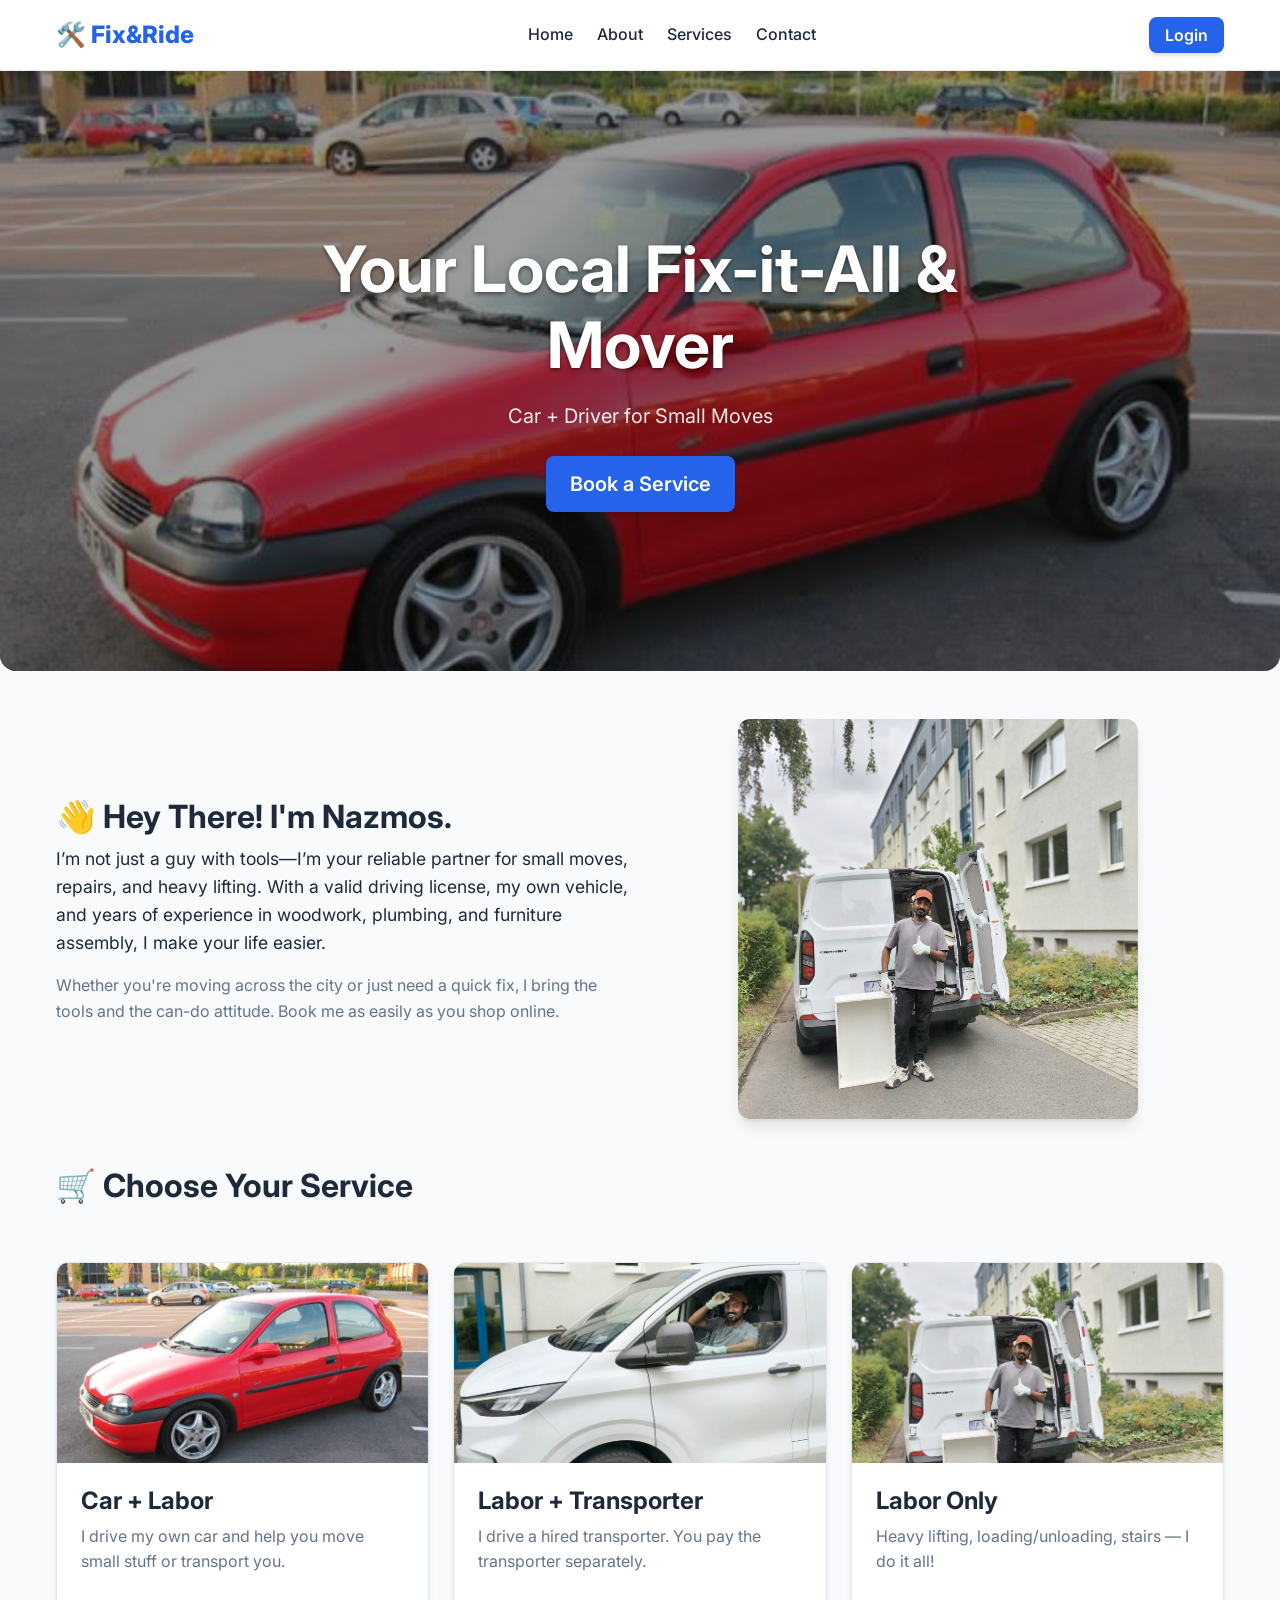
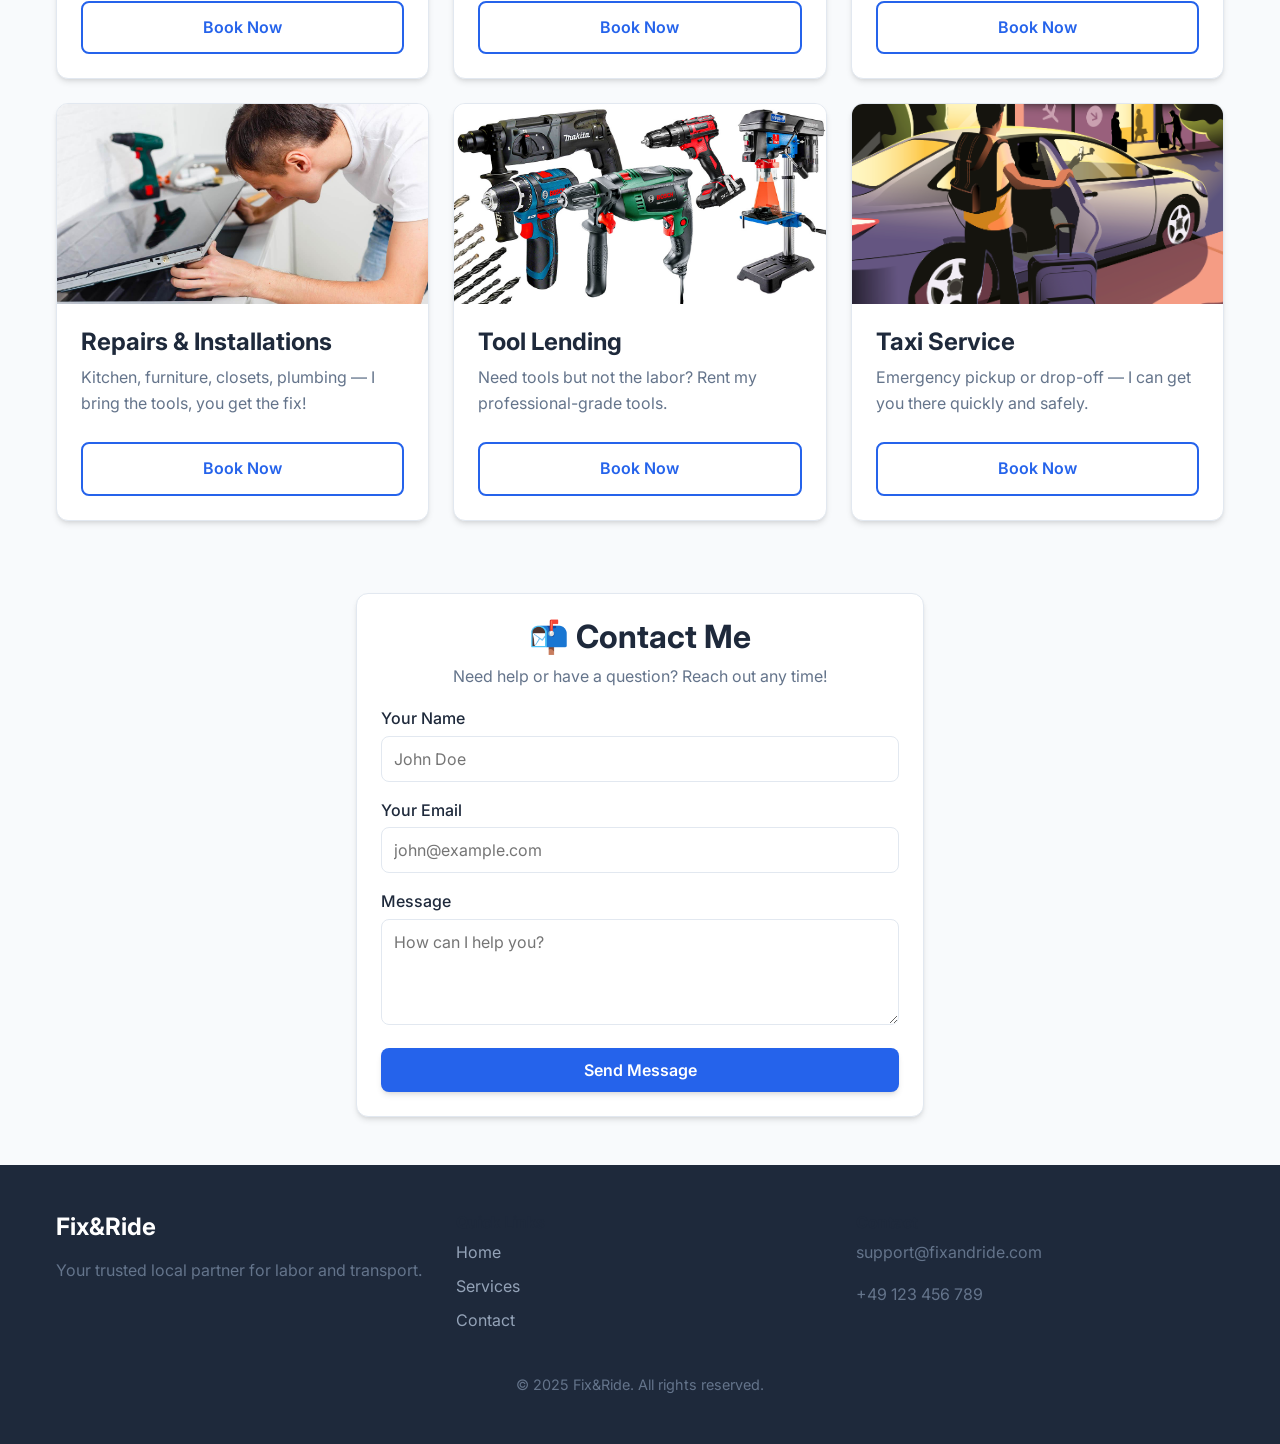
<file: fix-and-ride-frontend/index.html>
<!doctype html>
<html lang="en">

<head>
  <meta charset="UTF-8" />
  <meta name="viewport" content="width=device-width, initial-scale=1.0" />
  <title>Fix&Ride - Premium Labor Services</title>
  <!-- Modern CSS Design System -->
  <link rel="stylesheet" href="css/modern.css" />
  <link rel="icon" href="data:," />
  <!-- Google Fonts for Typography -->
  <link rel="preconnect" href="https://fonts.googleapis.com">
  <link rel="preconnect" href="https://fonts.gstatic.com" crossorigin>
  <link href="https://fonts.googleapis.com/css2?family=Inter:wght@300;400;500;600;700&display=swap" rel="stylesheet">
</head>

<body>
  <!-- Navbar -->
  <header class="navbar">
    <div class="container nav-container">
      <a href="#" class="logo">
        🛠️ Fix&Ride
      </a>

      <nav>
        <button class="hamburger" id="hamburger" aria-label="Toggle Navigation">
          ☰
        </button>
        <ul id="nav-links" class="nav-links">
          <li><a href="#hero">Home</a></li>
          <li><a href="#bio">About</a></li>
          <li><a href="#services">Services</a></li>
          <li><a href="#contact">Contact</a></li>
        </ul>
      </nav>

      <div class="user-menu-container flex items-center gap-md">
        <!-- User Menu -->
        <div class="user-menu hidden" id="user-menu">
          <div class="user-avatar" id="user-avatar" tabindex="0">
            <img src="assets/icons/account.png" alt="User Avatar" />
          </div>
          <div class="dropdown-menu" id="dropdown-menu">
            <div class="dropdown-item">
              <span id="username-display" style="font-weight:600; display:block; margin-bottom:5px;">User</span>
            </div>
            <a href="profile.html" class="dropdown-item">👤 My Profile</a>
            <a href="my-bookings.html" class="dropdown-item">📅 My Bookings</a>
            <a href="settings.html" class="dropdown-item">⚙️ Settings</a>
            <hr style="border-top:1px solid var(--border-color); margin:5px 0;">
            <a href="#" id="logout-btn" class="dropdown-item" style="color:var(--danger-color);">🚪 Logout</a>
          </div>
        </div>

        <!-- Cart & Login -->
        <div class="cart relative" id="cart">
          <button id="login-btn" class="btn btn-primary" style="padding: 0.5rem 1rem;">
            Login
          </button>
          <!-- Cart Icon (Hidden for now or styled better if needed) -->
          <div class="relative items-center hidden" style="display:flex; cursor:pointer;">
            <img src="assets/icons/cart.png" alt="Cart" style="width:24px;">
            <span id="cart-count"
              style="position:absolute; top:-5px; right:-5px; background:red; color:white; font-size:10px; padding:2px 5px; border-radius:10px;">0</span>
          </div>
        </div>
      </div>
    </div>
  </header>

  <!-- Hero Section -->
  <section id="hero" class="hero">
    <img id="hero-image" src="assets/images/service1.png" alt="Hero Background" class="hero-bg" />
    <div class="hero-content">
      <h1>Your Local Fix-it-All & Mover</h1>
      <p id="hero-caption">Professional labor, transport, and tools at your fingertips.</p>
      <a href="#services" class="btn btn-primary" style="font-size: 1.25rem;">Book a Service</a>
    </div>
  </section>

  <!-- About / Bio Section -->
  <section id="bio" class="container" style="margin-bottom: var(--spacing-2xl);">
    <div class="grid" style="grid-template-columns: repeat(auto-fit, minmax(300px, 1fr)); align-items: center;">
      <div>
        <h2>👋 Hey There! I'm Nazmos.</h2>
        <p style="font-size: 1.1rem; color: var(--text-main);">
          I’m not just a guy with tools—I’m your reliable partner for small moves, repairs, and heavy lifting.
          With a valid driving license, my own vehicle, and years of experience in woodwork, plumbing, and furniture
          assembly,
          I make your life easier.
        </p>
        <p>
          Whether you're moving across the city or just need a quick fix, I bring the tools and the can-do attitude.
          Book me as easily as you shop online.
        </p>
      </div>
      <div style="text-align: center;">
        <img src="assets/images/service3.jpg" alt="Nazmos at work"
          style="border-radius: var(--radius-lg); box-shadow: var(--shadow-lg); max-height: 400px; margin: 0 auto;">
      </div>
    </div>
  </section>

  <!-- Services Section -->
  <section id="services" class="container">
    <div class="flex justify-between items-center" style="margin-bottom: var(--spacing-lg);">
      <h2>🛒 Choose Your Service</h2>
    </div>

    <!-- Using Grid instead of Carousel for modern feel, keeping ID "carousel-track" for JS compatibility if needed by drag logic, though strictly grid is better -->
    <div id="carousel-track" class="services-grid">
      <!-- Service 1 -->
      <a href="booking.html?service=car-labor" class="card service-card" data-service-id="car-labor">
        <img src="assets/images/service4.png" alt="Car + Labor" class="card-img" loading="lazy" />
        <div class="card-body">
          <h3>Car + Labor</h3>
          <p>I drive my own car and help you move small stuff or transport you.</p>
          <span class="btn btn-outline" style="width:100%; margin-top:10px;">Book Now</span>
        </div>
      </a>

      <!-- Service 2 -->
      <a href="booking.html?service=labor-transporter" class="card service-card" data-service-id="labor-transporter">
        <img src="assets/images/service2.jpg" alt="Labor + Transporter" class="card-img" loading="lazy" />
        <div class="card-body">
          <h3>Labor + Transporter</h3>
          <p>I drive a hired transporter. You pay the transporter separately.</p>
          <span class="btn btn-outline" style="width:100%; margin-top:10px;">Book Now</span>
        </div>
      </a>

      <!-- Service 3 -->
      <a href="booking.html?service=labor-only" class="card service-card" data-service-id="labor-only">
        <img src="assets/images/service3.jpg" alt="Labor Only" class="card-img" loading="lazy" />
        <div class="card-body">
          <h3>Labor Only</h3>
          <p>Heavy lifting, loading/unloading, stairs — I do it all!</p>
          <span class="btn btn-outline" style="width:100%; margin-top:10px;">Book Now</span>
        </div>
      </a>

      <!-- Service 4 -->
      <a href="booking.html?service=repairs" class="card service-card" data-service-id="repairs">
        <img src="assets/images/service7.jpg" alt="Repairs" class="card-img" loading="lazy" />
        <div class="card-body">
          <h3>Repairs & Installations</h3>
          <p>Kitchen, furniture, closets, plumbing — I bring the tools, you get the fix!</p>
          <span class="btn btn-outline" style="width:100%; margin-top:10px;">Book Now</span>
        </div>
      </a>

      <!-- Service 5 -->
      <a href="booking.html?service=tool-lending" class="card service-card" data-service-id="tool-lending">
        <img src="assets/images/service5.jpg" alt="Tool Lending" class="card-img" loading="lazy" />
        <div class="card-body">
          <h3>Tool Lending</h3>
          <p>Need tools but not the labor? Rent my professional-grade tools.</p>
          <span class="btn btn-outline" style="width:100%; margin-top:10px;">Book Now</span>
        </div>
      </a>

      <!-- Service 6 -->
      <a href="booking.html?service=taxi" class="card service-card" data-service-id="taxi">
        <img src="assets/images/service6.png" alt="Taxi Service" class="card-img" loading="lazy" />
        <div class="card-body">
          <h3>Taxi Service</h3>
          <p>Emergency pickup or drop-off — I can get you there quickly and safely.</p>
          <span class="btn btn-outline" style="width:100%; margin-top:10px;">Book Now</span>
        </div>
      </a>
    </div>

    <!-- Hidden arrows to prevent JS errors if strictly required by simple DOM checks, though initCarousel uses optional chaining -->
    <button id="left-arrow" style="display:none;"></button>
    <button id="right-arrow" style="display:none;"></button>
  </section>

  <!-- Contact Section -->
  <section id="contact" class="container" style="max-width: 600px; margin-top: var(--spacing-2xl);">
    <div class="card">
      <div class="card-body">
        <h2 style="text-align: center;">📬 Contact Me</h2>
        <p style="text-align: center;">Need help or have a question? Reach out any time!</p>
        <form id="contact-form">
          <div class="form-group">
            <label class="form-label">Your Name</label>
            <input type="text" class="form-input" placeholder="John Doe" required />
          </div>
          <div class="form-group">
            <label class="form-label">Your Email</label>
            <input type="email" class="form-input" placeholder="john@example.com" required />
          </div>
          <div class="form-group">
            <label class="form-label">Message</label>
            <textarea class="form-textarea" rows="4" placeholder="How can I help you?" required></textarea>
          </div>
          <button type="submit" class="btn btn-primary" style="width: 100%;">Send Message</button>
        </form>
      </div>
    </div>
  </section>

  <!-- Login/Signup Modal -->
  <div id="auth-modal" class="modal">
    <div class="modal-content">
      <span class="close-btn" id="close-auth" aria-label="Close">&times;</span>

      <h2 style="text-align:center; margin-bottom:var(--spacing-md);">Welcome Back</h2>

      <div class="modal-tabs">
        <button id="tab-login" class="tab-btn active">Login</button>
        <button id="tab-signup" class="tab-btn">Signup</button>
      </div>

      <!-- Login Form -->
      <form id="login-form" class="auth-form">
        <div class="form-group">
          <label class="form-label">Email</label>
          <input type="email" id="login-email" class="form-input" required />
        </div>
        <div class="form-group">
          <label class="form-label">Password</label>
          <input type="password" id="login-password" class="form-input" required />
        </div>
        <button type="submit" class="btn btn-primary" style="width:100%;">Login</button>
      </form>

      <!-- Signup Form (Hidden) -->
      <form id="signup-form" class="auth-form hidden">
        <div class="flex gap-md" style="margin-bottom:var(--spacing-md);">
          <div style="flex:1;">
            <input type="text" id="first-name" class="form-input" placeholder="First Name" required />
          </div>
          <div style="flex:1;">
            <input type="text" id="last-name" class="form-input" placeholder="Last Name" required />
          </div>
        </div>

        <div class="form-group">
          <input type="text" id="address" class="form-input" placeholder="Address" required />
        </div>
        <div class="form-group">
          <input type="text" id="house-number" class="form-input" placeholder="House No." required />
        </div>

        <div class="flex gap-md" style="margin-bottom:var(--spacing-md);">
          <div style="flex:1;"><input type="text" id="post" class="form-input" placeholder="Post Code" required /></div>
          <div style="flex:1;"><input type="text" id="city" class="form-input" placeholder="City" required /></div>
        </div>

        <div class="form-group">
          <input type="email" id="signup-email" class="form-input" placeholder="Email" required />
        </div>

        <div class="form-group">
          <input type="password" id="signup-password" class="form-input" placeholder="Password" required />
        </div>
        <div class="form-group">
          <input type="password" id="signup-confirm" class="form-input" placeholder="Confirm Password" required />
        </div>

        <div class="form-group flex items-center gap-md">
          <input type="checkbox" id="terms-checkbox" />
          <label for="terms-checkbox" style="font-size:0.9rem;">I agree to the Terms and Conditions</label>
        </div>

        <button type="submit" class="btn btn-primary" id="signup-submit" style="width:100%;" disabled>Create
          Account</button>
      </form>

    </div>
  </div>

  <!-- Footer -->
  <footer class="footer">
    <div class="container footer-content">
      <div>
        <h3>Fix&Ride</h3>
        <p>Your trusted local partner for labor and transport.</p>
      </div>
      <div>
        <h4>Quick Links</h4>
        <a href="#hero">Home</a>
        <a href="#services">Services</a>
        <a href="#contact">Contact</a>
      </div>
      <div>
        <h4>Contact</h4>
        <p>support@fixandride.com</p>
        <p>+49 123 456 789</p>
      </div>
    </div>
    <div style="text-align:center; margin-top:var(--spacing-xl); color:var(--text-muted); font-size:0.9rem;">
      &copy; 2025 Fix&Ride. All rights reserved.
    </div>
  </footer>

  <!-- Main module script: type=module -->
  <script type="module" src="js/main.js"></script>

  <!-- Modal Login Tab Logic adjustment to use 'hidden' class nicely -->
  <script>
    // Simple inline script to handle tab switching visual state if main.js doesn't fully cover the new styling
    document.addEventListener('DOMContentLoaded', () => {
      const tabLogin = document.getElementById('tab-login');
      const tabSignup = document.getElementById('tab-signup');
      const loginForm = document.getElementById('login-form');
      const signupForm = document.getElementById('signup-form');

      if (tabLogin && tabSignup && loginForm && signupForm) {
        tabLogin.addEventListener('click', () => {
          tabLogin.style.borderBottom = '2px solid var(--primary-color)';
          tabLogin.style.color = 'var(--text-main)';
          tabSignup.style.borderBottom = 'none';
          tabSignup.style.color = 'var(--text-muted)';
          loginForm.classList.remove('hidden');
          signupForm.classList.add('hidden');
        });

        tabSignup.addEventListener('click', () => {
          tabSignup.style.borderBottom = '2px solid var(--primary-color)';
          tabSignup.style.color = 'var(--text-main)';
          tabLogin.style.borderBottom = 'none';
          tabLogin.style.color = 'var(--text-muted)';
          signupForm.classList.remove('hidden');
          loginForm.classList.add('hidden');
        });
      }
    });
  </script>
</body>

</html>
</file>
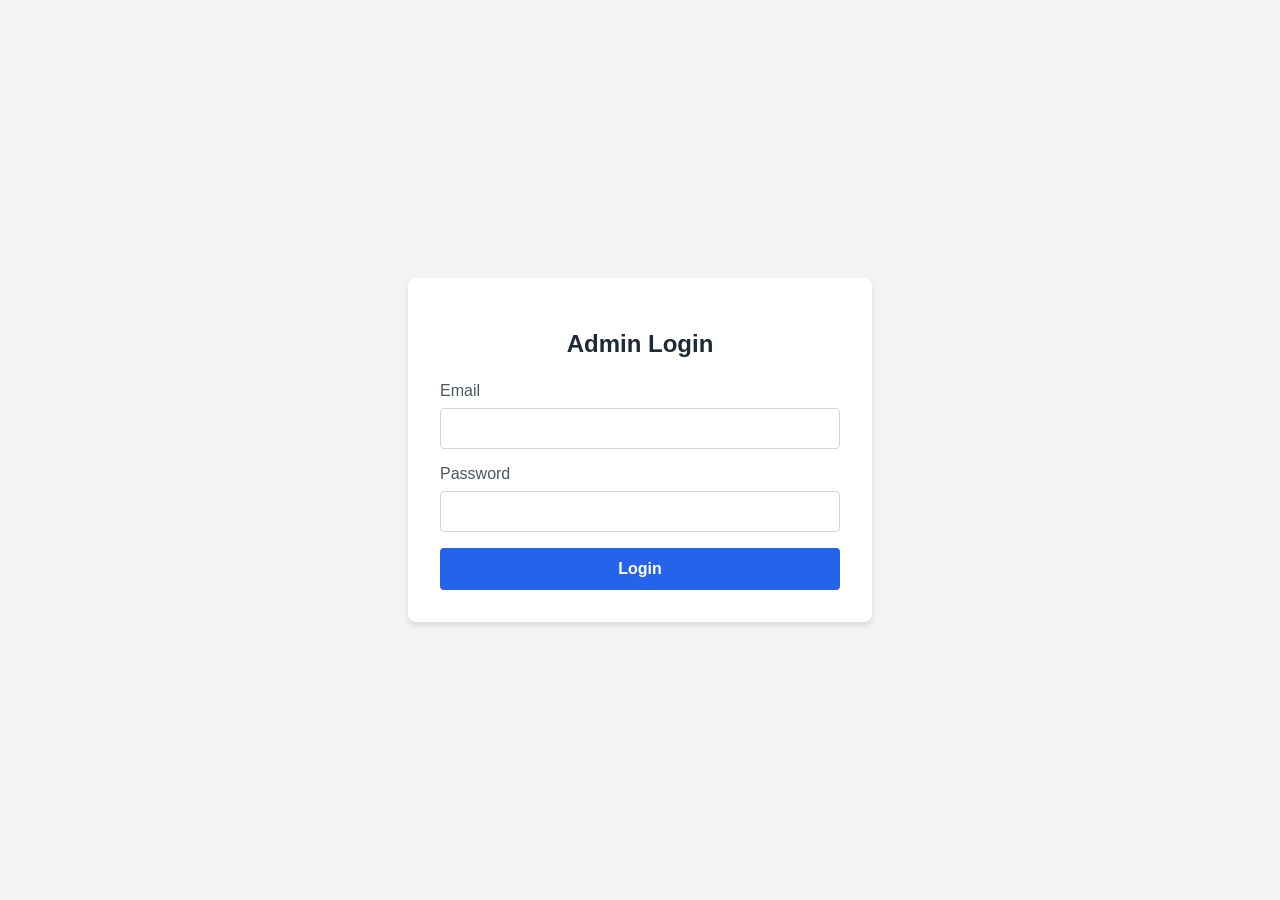
<file: fix-and-ride-backend/src/main/resources/static/admin/index.html>
<!DOCTYPE html>
<html lang="en">

<head>
    <meta charset="UTF-8">
    <meta name="viewport" content="width=device-width, initial-scale=1.0">
    <title>Admin Dashboard - Fix&Ride</title>
    <style>
        body {
            font-family: 'Segoe UI', Tahoma, Geneva, Verdana, sans-serif;
            background-color: #f3f4f6;
            margin: 0;
            padding: 0;
        }

        .navbar {
            background-color: #1f2937;
            color: white;
            padding: 1rem 2rem;
            display: flex;
            justify-content: space-between;
            align-items: center;
        }

        .navbar h1 {
            margin: 0;
            font-size: 1.5rem;
        }

        .navbar button {
            background-color: #dc2626;
            color: white;
            border: none;
            padding: 0.5rem 1rem;
            border-radius: 4px;
            cursor: pointer;
        }

        .navbar button:hover {
            background-color: #b91c1c;
        }

        .container {
            max-width: 1400px;
            margin: 2rem auto;
            padding: 0 1rem;
        }

        .card {
            background: white;
            padding: 2rem;
            border-radius: 8px;
            box-shadow: 0 4px 6px rgba(0, 0, 0, 0.1);
            margin-bottom: 2rem;
        }

        h2 {
            color: #1f2937;
            margin-top: 0;
        }

        .stats {
            display: grid;
            grid-template-columns: repeat(auto-fit, minmax(200px, 1fr));
            gap: 1rem;
            margin-top: 1rem;
        }

        .stat-card {
            background: #f9fafb;
            padding: 1rem;
            border-radius: 4px;
            border-left: 4px solid #2563eb;
        }

        .stat-card h3 {
            margin: 0 0 0.5rem 0;
            color: #6b7280;
            font-size: 0.875rem;
            font-weight: 600;
        }

        .stat-card p {
            margin: 0;
            font-size: 1.5rem;
            font-weight: 700;
            color: #1f2937;
        }

        table {
            width: 100%;
            border-collapse: collapse;
            margin-top: 1rem;
        }

        th {
            background-color: #f9fafb;
            padding: 0.75rem;
            text-align: left;
            font-weight: 600;
            color: #374151;
            border-bottom: 2px solid #e5e7eb;
        }

        td {
            padding: 0.75rem;
            border-bottom: 1px solid #e5e7eb;
        }

        tr:hover {
            background-color: #f9fafb;
        }

        .status-badge {
            display: inline-block;
            padding: 0.25rem 0.75rem;
            border-radius: 9999px;
            font-size: 0.75rem;
            font-weight: 600;
        }

        .status-pending {
            background-color: #fef3c7;
            color: #92400e;
        }

        .status-accepted {
            background-color: #dbeafe;
            color: #1e40af;
        }

        .status-done {
            background-color: #d1fae5;
            color: #065f46;
        }

        .status-cancelled {
            background-color: #fee2e2;
            color: #991b1b;
        }

        .loading {
            text-align: center;
            padding: 2rem;
            color: #6b7280;
        }

        .error {
            background-color: #fee2e2;
            color: #991b1b;
            padding: 1rem;
            border-radius: 4px;
            margin-top: 1rem;
        }
    </style>
</head>

<body>
    <div class="navbar">
        <h1>🛠️ Fix&Ride Admin</h1>
        <button id="logout-btn">Logout</button>
    </div>

    <div class="container">
        <div class="card">
            <h2>Dashboard</h2>
            <p>Welcome to the Fix&Ride Admin Panel</p>
            <div class="stats">
                <div class="stat-card">
                    <h3>TOTAL BOOKINGS</h3>
                    <p id="total-bookings">-</p>
                </div>
                <div class="stat-card">
                    <h3>ACTIVE USERS</h3>
                    <p id="active-users">-</p>
                </div>
                <div class="stat-card">
                    <h3>PENDING BOOKINGS</h3>
                    <p id="pending-bookings">-</p>
                </div>
            </div>
        </div>

        <div class="card">
            <h2>All Bookings</h2>
            <div id="bookings-container">
                <div class="loading">Loading bookings...</div>
            </div>
        </div>
    </div>

    <script>
        // Check for token
        const token = localStorage.getItem('adminToken');
        if (!token) {
            window.location.href = 'login.html';
        }

        // Logout
        document.getElementById('logout-btn').addEventListener('click', () => {
            localStorage.removeItem('adminToken');
            window.location.href = 'login.html';
        });

        // Format date/time
        function formatDateTime(dateTimeStr) {
            if (!dateTimeStr) return 'N/A';
            const date = new Date(dateTimeStr);
            return date.toLocaleString('en-US', {
                year: 'numeric',
                month: 'short',
                day: 'numeric',
                hour: '2-digit',
                minute: '2-digit'
            });
        }

        // Get status badge HTML
        function getStatusBadge(status) {
            const statusClass = `status-${status.toLowerCase()}`;
            return `<span class="status-badge ${statusClass}">${status}</span>`;
        }

        // Load bookings
        async function loadBookings() {
            try {
                const response = await fetch('/api/admin/booking', {
                    headers: {
                        'Authorization': `Bearer ${token}`
                    }
                });

                if (!response.ok) {
                    throw new Error(`HTTP ${response.status}: ${response.statusText}`);
                }

                const bookings = await response.json();

                // Update stats
                document.getElementById('total-bookings').textContent = bookings.length;
                const uniqueUsers = new Set(bookings.map(b => b.user?.email)).size;
                document.getElementById('active-users').textContent = uniqueUsers;
                const pendingCount = bookings.filter(b => b.status === 'PENDING').length;
                document.getElementById('pending-bookings').textContent = pendingCount;

                // Display bookings table
                const container = document.getElementById('bookings-container');

                if (bookings.length === 0) {
                    container.innerHTML = '<p style="text-align: center; color: #6b7280;">No bookings found.</p>';
                    return;
                }

                const tableHTML = `
                    <table>
                        <thead>
                            <tr>
                                <th>ID</th>
                                <th>User</th>
                                <th>Service</th>
                                <th>Start Date/Time</th>
                                <th>End Date/Time</th>
                                <th>Cost</th>
                                <th>Status</th>
                            </tr>
                        </thead>
                        <tbody>
                            ${bookings.map(booking => `
                                <tr>
                                    <td>#${booking.bookingId}</td>
                                    <td>
                                        <strong>${booking.user?.username || 'N/A'}</strong><br>
                                        <small style="color: #6b7280;">${booking.user?.email || 'N/A'}</small>
                                    </td>
                                    <td>${booking.service?.name || 'N/A'}</td>
                                    <td>${formatDateTime(booking.startDateTime)}</td>
                                    <td>${formatDateTime(booking.endDateTime)}</td>
                                    <td>€${booking.cost || '0.00'}</td>
                                    <td>${getStatusBadge(booking.status)}</td>
                                </tr>
                            `).join('')}
                        </tbody>
                    </table>
                `;

                container.innerHTML = tableHTML;

            } catch (err) {
                console.error('Error loading bookings:', err);
                const container = document.getElementById('bookings-container');
                container.innerHTML = `
                    <div class="error">
                        <strong>Error loading bookings:</strong> ${err.message}
                    </div>
                `;
            }
        }

        // Load bookings on page load
        loadBookings();
    </script>
</body>

</html>
</file>
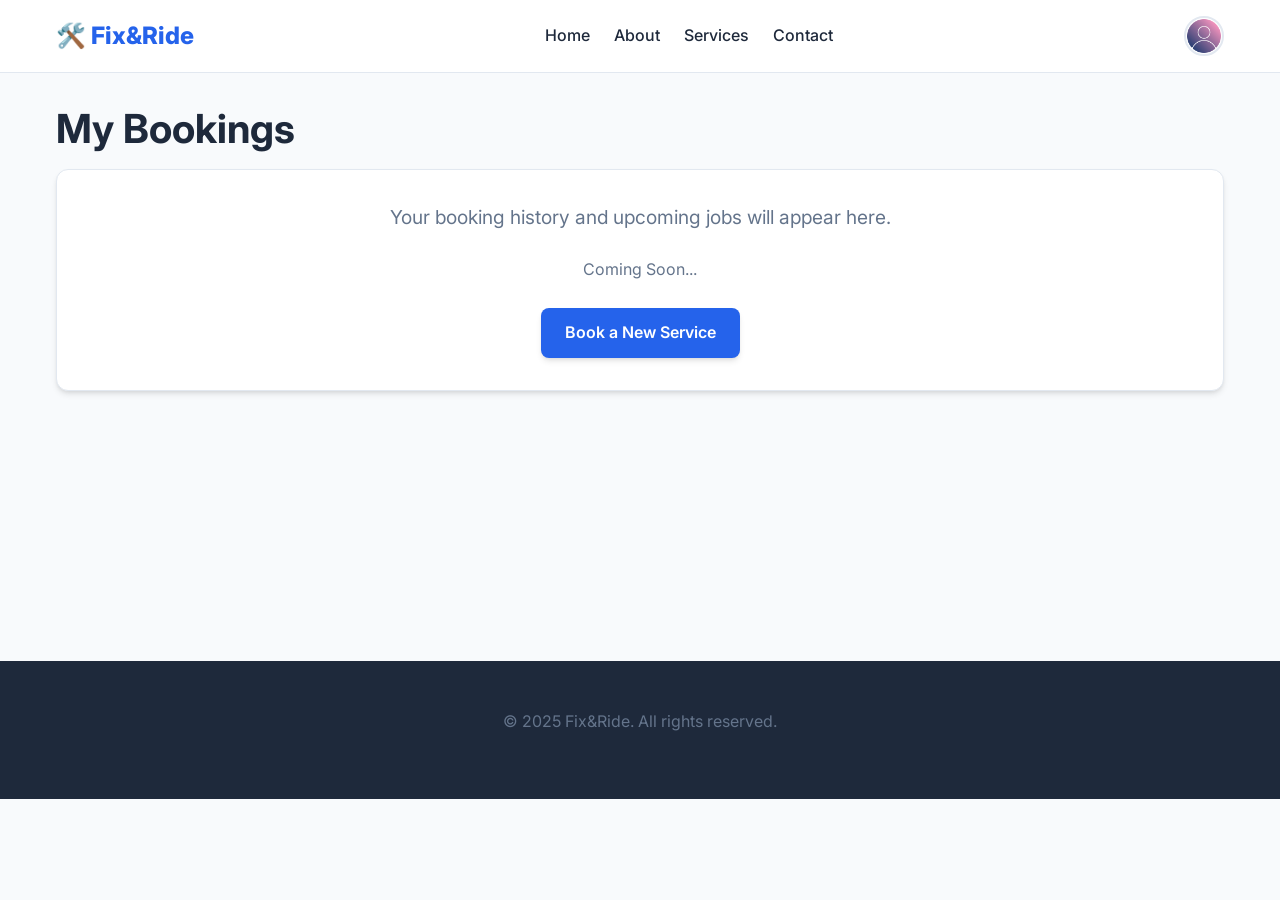
<file: fix-and-ride-frontend/my-bookings.html>
<!DOCTYPE html>
<html lang="en">

<head>
  <meta charset="UTF-8" />
  <meta name="viewport" content="width=device-width, initial-scale=1.0" />
  <title>My Bookings - Fix&Ride</title>
  <link rel="stylesheet" href="css/modern.css" />
  <link rel="icon" href="data:,">
  <link rel="preconnect" href="https://fonts.googleapis.com">
  <link rel="preconnect" href="https://fonts.gstatic.com" crossorigin>
  <link href="https://fonts.googleapis.com/css2?family=Inter:wght@300;400;500;600;700&display=swap" rel="stylesheet">
</head>

<body>
  <header class="navbar">
    <div class="container nav-container">
      <a href="index.html" class="logo">🛠️ Fix&Ride</a>
      <nav>
        <button class="hamburger" id="hamburger">☰</button>
        <ul id="nav-links" class="nav-links">
          <li><a href="index.html#hero">Home</a></li>
          <li><a href="index.html#bio">About</a></li>
          <li><a href="index.html#services">Services</a></li>
          <li><a href="index.html#contact">Contact</a></li>
        </ul>
      </nav>
      <div class="user-menu-container flex items-center gap-md">
        <div class="user-menu" id="user-menu">
          <div class="user-avatar" id="user-avatar" tabindex="0">
            <img src="assets/icons/account.png" alt="User Avatar" />
          </div>
          <div class="dropdown-menu" id="dropdown-menu">
            <div class="dropdown-item"><span id="username-display" style="font-weight:600;">User</span></div>
            <a href="profile.html" class="dropdown-item">👤 My Profile</a>
            <a href="my-bookings.html" class="dropdown-item">📅 My Bookings</a>
            <a href="settings.html" class="dropdown-item">⚙️ Settings</a>
            <hr style="border-top:1px solid var(--border-color); margin:5px 0;">
            <a href="#" id="logout-btn" class="dropdown-item" style="color:var(--danger-color);">🚪 Logout</a>
          </div>
        </div>
      </div>
    </div>
  </header>

  <main class="container" style="min-height: 60vh; padding-top: var(--spacing-xl);">
    <h1>My Bookings</h1>
    <div class="card" style="margin-top: var(--spacing-md); padding: var(--spacing-xl); text-align: center;">
      <p style="font-size: 1.2rem; margin-bottom: var(--spacing-lg);">Your booking history and upcoming jobs will appear
        here.</p>
      <div style="color: var(--text-muted);">Coming Soon...</div>
      <br>
      <a href="index.html#services" class="btn btn-primary">Book a New Service</a>
    </div>
  </main>

  <footer class="footer">
    <div class="container" style="text-align: center;">
      <p>&copy; 2025 Fix&Ride. All rights reserved.</p>
    </div>
  </footer>
  <script type="module" src="js/main.js"></script>
</body>

</html>
</file>
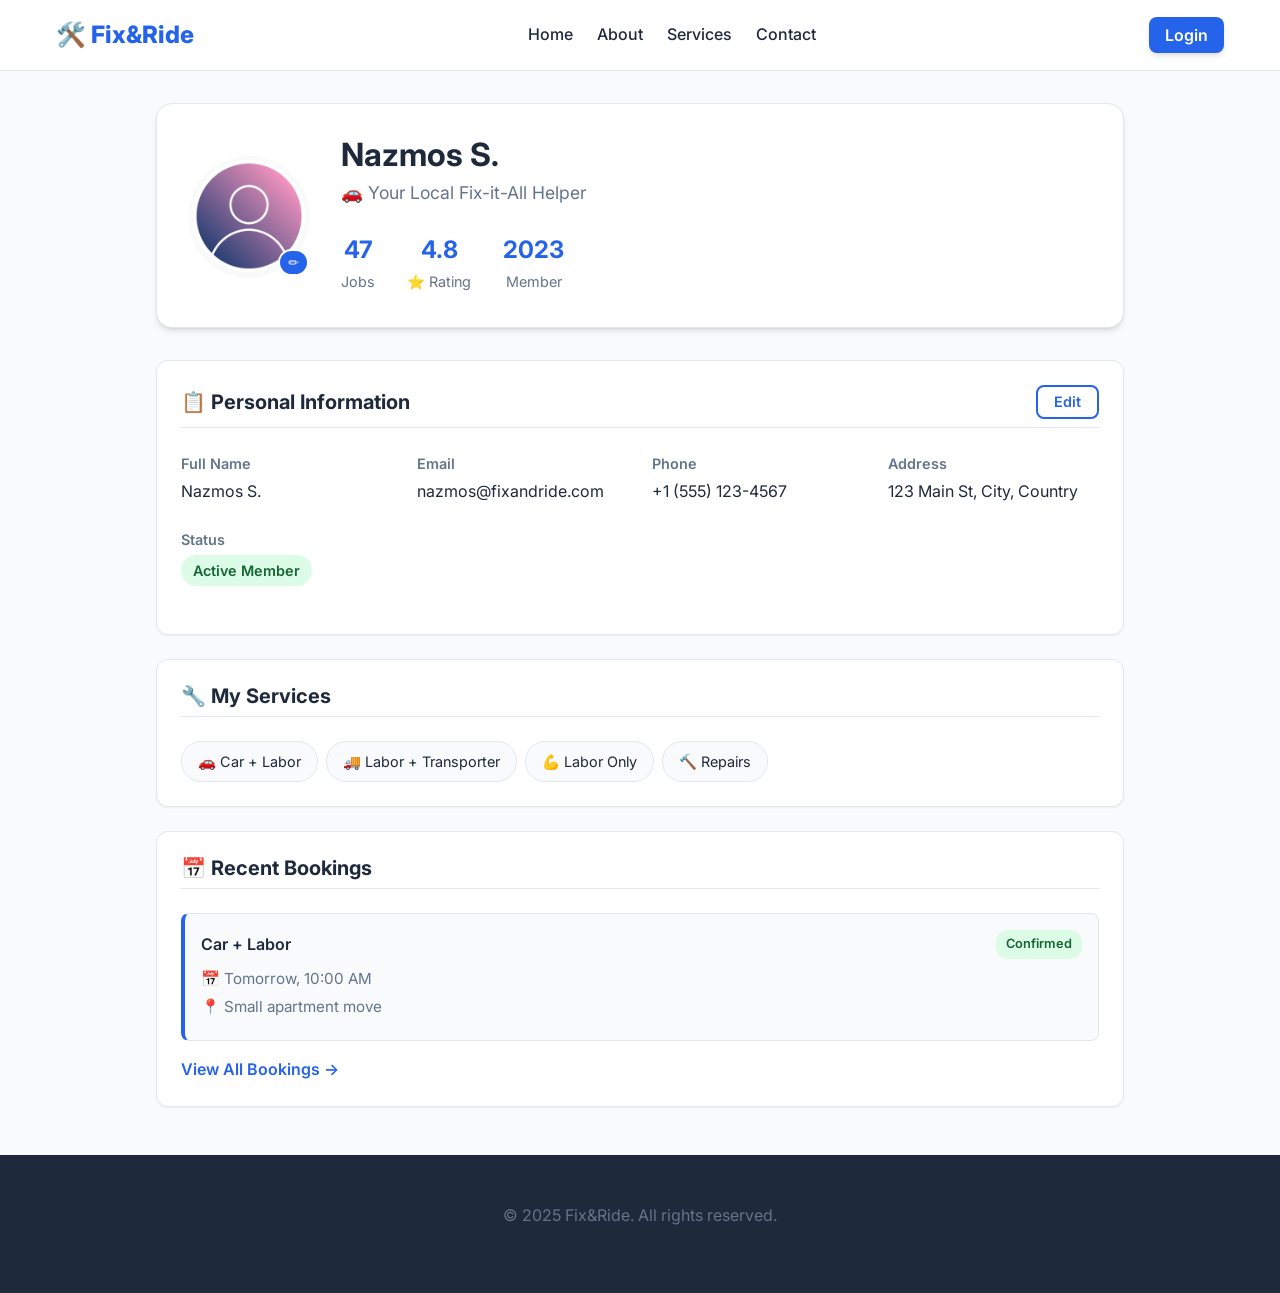
<file: fix-and-ride-frontend/profile.html>
<!DOCTYPE html>
<html lang="en">

<head>
  <meta charset="UTF-8" />
  <meta name="viewport" content="width=device-width, initial-scale=1.0" />
  <title>Your Profile - Fix&Ride</title>
  <!-- Modern CSS -->
  <link rel="stylesheet" href="css/modern.css" />
  <link rel="stylesheet" href="css/profile_modern.css" />
  <link rel="icon" href="data:,">
  <!-- Fonts -->
  <link rel="preconnect" href="https://fonts.googleapis.com">
  <link rel="preconnect" href="https://fonts.gstatic.com" crossorigin>
  <link href="https://fonts.googleapis.com/css2?family=Inter:wght@300;400;500;600;700&display=swap" rel="stylesheet">
</head>

<body>
  <!-- Navbar (Same as others) -->
  <header class="navbar">
    <div class="container nav-container">
      <a href="index.html" class="logo">
        🛠️ Fix&Ride
      </a>

      <nav>
        <button class="hamburger" id="hamburger" aria-label="Toggle Navigation">
          ☰
        </button>
        <ul id="nav-links" class="nav-links">
          <li><a href="index.html#hero">Home</a></li>
          <li><a href="index.html#bio">About</a></li>
          <li><a href="index.html#services">Services</a></li>
          <li><a href="index.html#contact">Contact</a></li>
        </ul>
      </nav>

      <div class="user-menu-container flex items-center gap-md">
        <div class="user-menu hidden" id="user-menu">
          <div class="user-avatar" id="user-avatar" tabindex="0">
            <img src="assets/icons/account.png" alt="User Avatar" />
          </div>
          <div class="dropdown-menu" id="dropdown-menu">
            <div class="dropdown-item">
              <span id="username-display" style="font-weight:600; display:block; margin-bottom:5px;">User</span>
            </div>
            <a href="profile.html" class="dropdown-item">👤 My Profile</a>
            <a href="my-bookings.html" class="dropdown-item">📅 My Bookings</a>
            <a href="settings.html" class="dropdown-item">⚙️ Settings</a>
            <hr style="border-top:1px solid var(--border-color); margin:5px 0;">
            <a href="#" id="logout-btn" class="dropdown-item" style="color:var(--danger-color);">🚪 Logout</a>
          </div>
        </div>
        <div class="cart relative" id="cart">
          <button id="login-btn" class="btn btn-primary" style="padding: 0.5rem 1rem;">
            Login
          </button>
        </div>
      </div>
    </div>
  </header>

  <main class="profile-container">
    <div class="profile-header">
      <div class="profile-avatar">
        <!-- Using a placeholder icon if custom image fails -->
        <img src="assets/icons/account.png" alt="Profile Avatar" id="profile-avatar-img"
          onerror="this.src='assets/icons/account.png'">
        <button class="edit-avatar-btn">✏️</button>
      </div>
      <div class="profile-info">
        <h1 id="profile-name">Nazmos S.</h1>
        <p class="profile-role">🚗 Your Local Fix-it-All Helper</p>
        <div class="profile-stats">
          <div class="stat">
            <span class="stat-number" id="completed-jobs">47</span>
            <span class="stat-label">Jobs</span>
          </div>
          <div class="stat">
            <span class="stat-number" id="rating">4.8</span>
            <span class="stat-label">⭐ Rating</span>
          </div>
          <div class="stat">
            <span class="stat-number" id="member-since">2023</span>
            <span class="stat-label">Member</span>
          </div>
        </div>
      </div>
    </div>

    <div class="profile-content">
      <div class="profile-section">
        <div class="flex justify-between items-center"
          style="margin-bottom: var(--spacing-lg); border-bottom: 1px solid var(--border-color); padding-bottom: var(--spacing-sm);">
          <h2 style="margin:0; border:none; padding:0;">📋 Personal Information</h2>
          <button class="btn btn-outline" id="edit-personal-btn"
            style="padding: 0.4rem 1rem; font-size: 0.9rem;">Edit</button>
        </div>

        <div class="info-grid">
          <div class="info-item">
            <label>Full Name</label>
            <p id="user-fullname">Nazmos S.</p>
          </div>
          <div class="info-item">
            <label>Email</label>
            <p id="user-email">nazmos@fixandride.com</p>
          </div>
          <div class="info-item">
            <label>Phone</label>
            <p id="user-phone">+1 (555) 123-4567</p>
          </div>
          <div class="info-item">
            <label>Address</label>
            <p id="user-address">123 Main St, City, Country</p>
          </div>
          <div class="info-item">
            <label>Status</label>
            <span class="status-badge active">Active Member</span>
          </div>
        </div>
      </div>

      <div class="profile-section">
        <h2>🔧 My Services</h2>
        <div class="services-list">
          <div class="service-badge">🚗 Car + Labor</div>
          <div class="service-badge">🚚 Labor + Transporter</div>
          <div class="service-badge">💪 Labor Only</div>
          <div class="service-badge">🔨 Repairs</div>
        </div>
      </div>

      <div class="profile-section">
        <h2>📅 Recent Bookings</h2>
        <div class="bookings-list">
          <div class="booking-card">
            <div class="booking-header">
              <span class="booking-service">Car + Labor</span>
              <span class="booking-status confirmed">Confirmed</span>
            </div>
            <div class="booking-details">
              <p>📅 Tomorrow, 10:00 AM</p>
              <p>📍 Small apartment move</p>
            </div>
          </div>
        </div>
        <a href="my-bookings.html" class="view-all-btn">View All Bookings →</a>
      </div>

    </div>
  </main>

  <footer class="footer">
    <div class="container" style="text-align: center;">
      <p>&copy; 2025 Fix&Ride. All rights reserved.</p>
    </div>
  </footer>

  <!-- Login/Signup Modal -->
  <div id="auth-modal" class="modal">
    <div class="modal-content">
      <span class="close-btn" id="close-auth" aria-label="Close">&times;</span>

      <h2 style="text-align:center; margin-bottom:var(--spacing-md);">Welcome Back</h2>

      <div class="modal-tabs">
        <button id="tab-login" class="tab-btn active">Login</button>
        <button id="tab-signup" class="tab-btn">Signup</button>
      </div>

      <form id="login-form" class="auth-form">
        <div class="form-group">
          <label class="form-label">Email</label>
          <input type="email" id="login-email" class="form-input" required />
        </div>
        <div class="form-group">
          <label class="form-label">Password</label>
          <input type="password" id="login-password" class="form-input" required />
        </div>
        <button type="submit" class="btn btn-primary" style="width:100%;">Login</button>
      </form>

      <form id="signup-form" class="auth-form hidden">
        <div class="flex gap-md" style="margin-bottom:var(--spacing-md);">
          <div style="flex:1;">
            <input type="text" id="first-name" class="form-input" placeholder="First Name" required />
          </div>
          <div style="flex:1;">
            <input type="text" id="last-name" class="form-input" placeholder="Last Name" required />
          </div>
        </div>

        <div class="form-group">
          <input type="text" id="address" class="form-input" placeholder="Address" required />
        </div>
        <div class="form-group">
          <input type="text" id="house-number" class="form-input" placeholder="House No." required />
        </div>

        <div class="flex gap-md" style="margin-bottom:var(--spacing-md);">
          <div style="flex:1;"><input type="text" id="post" class="form-input" placeholder="Post Code" required /></div>
          <div style="flex:1;"><input type="text" id="city" class="form-input" placeholder="City" required /></div>
        </div>

        <div class="form-group">
          <input type="email" id="signup-email" class="form-input" placeholder="Email" required />
        </div>

        <div class="form-group">
          <input type="password" id="signup-password" class="form-input" placeholder="Password" required />
        </div>
        <div class="form-group">
          <input type="password" id="signup-confirm" class="form-input" placeholder="Confirm Password" required />
        </div>

        <div class="form-group flex items-center gap-md">
          <input type="checkbox" id="terms-checkbox" />
          <label for="terms-checkbox" style="font-size:0.9rem;">I agree to the Terms and Conditions</label>
        </div>

        <button type="submit" class="btn btn-primary" id="signup-submit" style="width:100%;" disabled>Create
          Account</button>
      </form>
    </div>
  </div>

  <script type="module" src="js/main.js"></script>
  <!-- <script src="js/profile.js"></script> -->
</body>

</html>
</file>
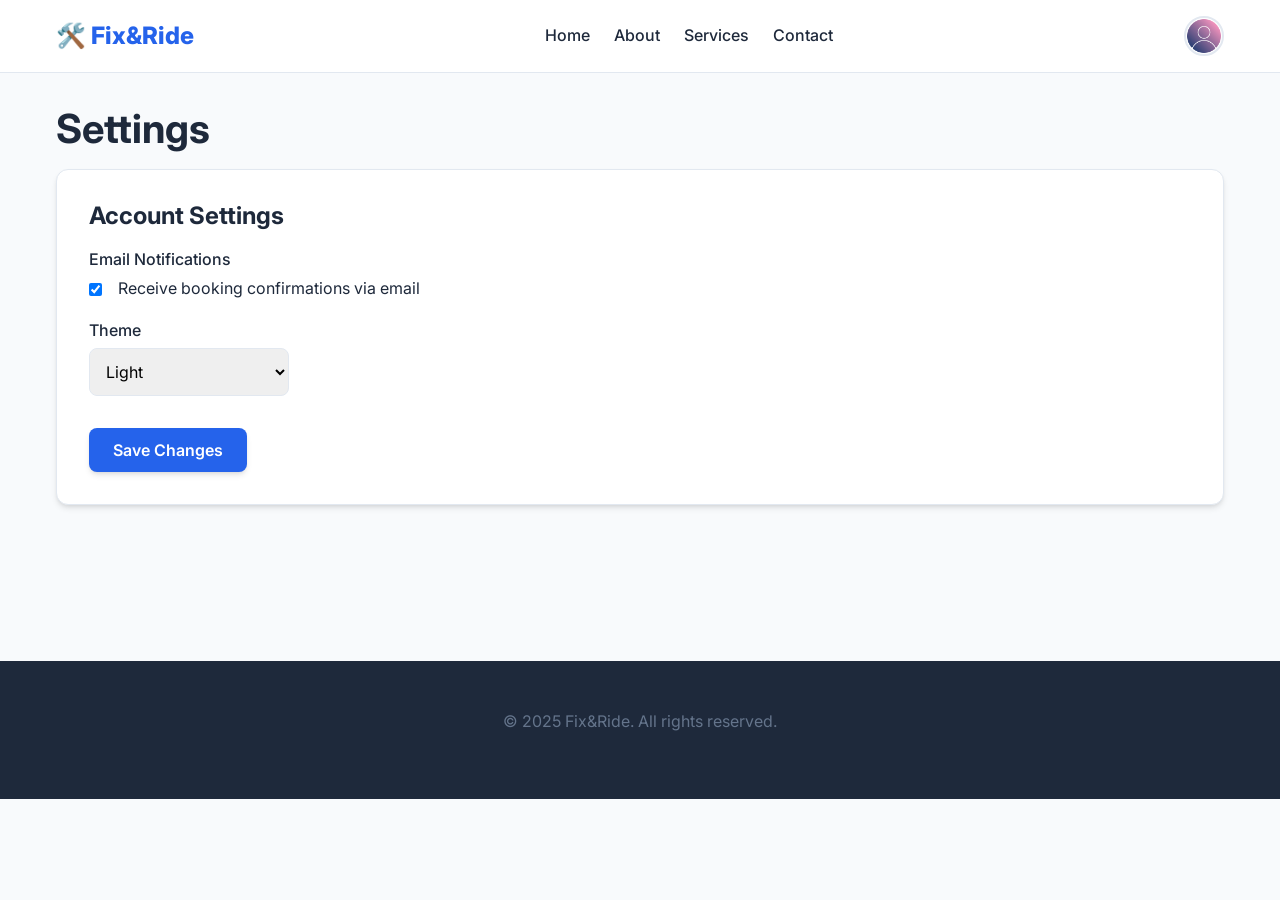
<file: fix-and-ride-frontend/settings.html>
<!DOCTYPE html>
<html lang="en">

<head>
  <meta charset="UTF-8" />
  <meta name="viewport" content="width=device-width, initial-scale=1.0" />
  <title>Settings - Fix&Ride</title>
  <link rel="stylesheet" href="css/modern.css" />
  <link rel="icon" href="data:,">
  <link rel="preconnect" href="https://fonts.googleapis.com">
  <link rel="preconnect" href="https://fonts.gstatic.com" crossorigin>
  <link href="https://fonts.googleapis.com/css2?family=Inter:wght@300;400;500;600;700&display=swap" rel="stylesheet">
</head>

<body>
  <header class="navbar">
    <div class="container nav-container">
      <a href="index.html" class="logo">🛠️ Fix&Ride</a>
      <nav>
        <button class="hamburger" id="hamburger">☰</button>
        <ul id="nav-links" class="nav-links">
          <li><a href="index.html#hero">Home</a></li>
          <li><a href="index.html#bio">About</a></li>
          <li><a href="index.html#services">Services</a></li>
          <li><a href="index.html#contact">Contact</a></li>
        </ul>
      </nav>
      <div class="user-menu-container flex items-center gap-md">
        <div class="user-menu" id="user-menu">
          <div class="user-avatar" id="user-avatar" tabindex="0">
            <img src="assets/icons/account.png" alt="User Avatar" />
          </div>
          <div class="dropdown-menu" id="dropdown-menu">
            <div class="dropdown-item"><span id="username-display" style="font-weight:600;">User</span></div>
            <a href="profile.html" class="dropdown-item">👤 My Profile</a>
            <a href="my-bookings.html" class="dropdown-item">📅 My Bookings</a>
            <a href="settings.html" class="dropdown-item">⚙️ Settings</a>
            <hr style="border-top:1px solid var(--border-color); margin:5px 0;">
            <a href="#" id="logout-btn" class="dropdown-item" style="color:var(--danger-color);">🚪 Logout</a>
          </div>
        </div>
      </div>
    </div>
  </header>

  <main class="container" style="min-height: 60vh; padding-top: var(--spacing-xl);">
    <h1>Settings</h1>
    <div class="card" style="margin-top: var(--spacing-md); padding: var(--spacing-xl);">
      <h3 style="margin-bottom: var(--spacing-md);">Account Settings</h3>

      <div class="form-group">
        <label class="form-label">Email Notifications</label>
        <div class="flex items-center gap-md" style="margin-top: var(--spacing-xs);">
          <input type="checkbox" id="notify-email" checked>
          <label for="notify-email" style="font-weight: 400; margin:0;">Receive booking confirmations via email</label>
        </div>
      </div>

      <div class="form-group">
        <label class="form-label">Theme</label>
        <select class="form-input" style="max-width: 200px;">
          <option>Light</option>
          <option>Dark</option>
          <option>System Default</option>
        </select>
      </div>

      <button class="btn btn-primary" style="margin-top: var(--spacing-md);">Save Changes</button>
    </div>
  </main>

  <footer class="footer">
    <div class="container" style="text-align: center;">
      <p>&copy; 2025 Fix&Ride. All rights reserved.</p>
    </div>
  </footer>
  <script type="module" src="js/main.js"></script>
</body>

</html>
</file>
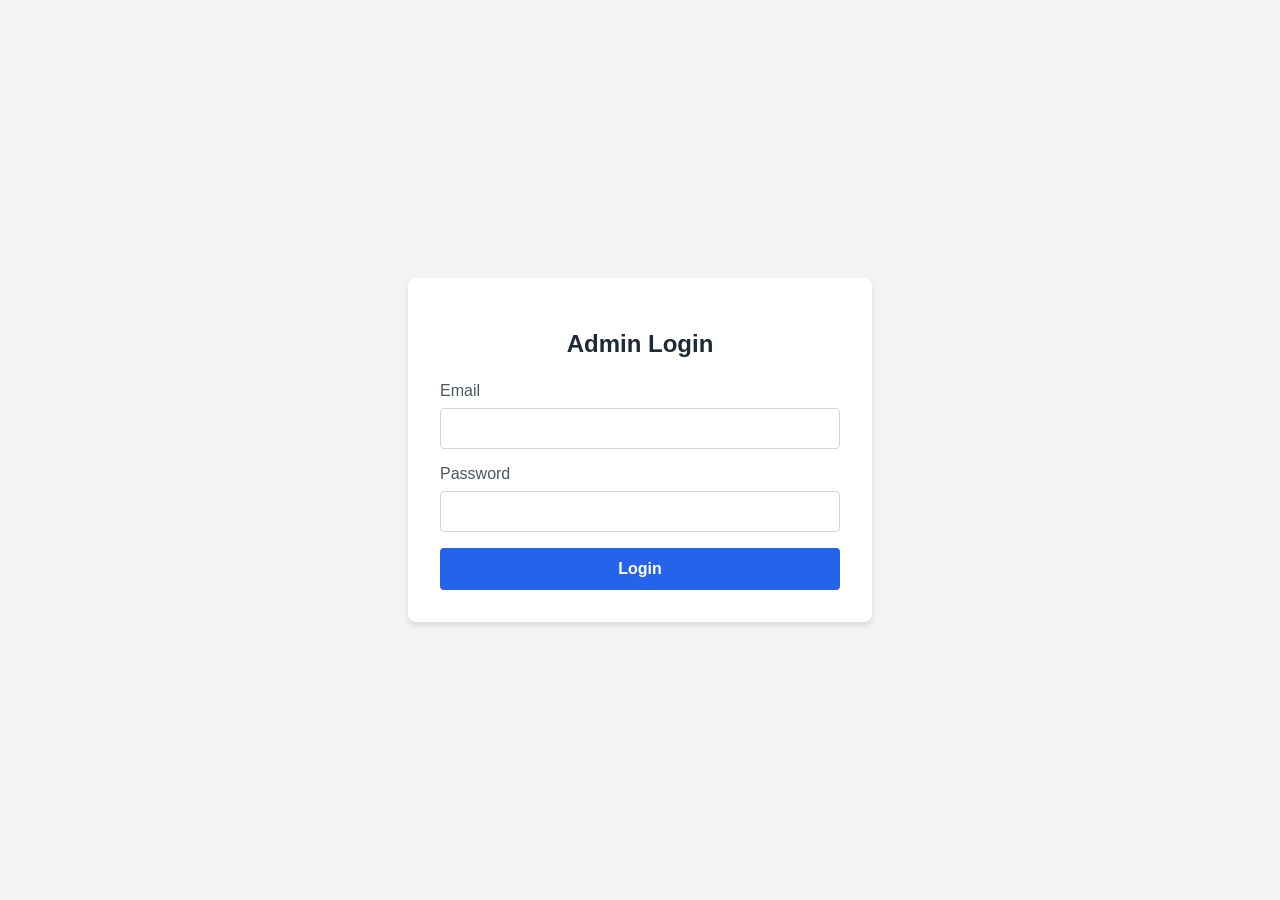
<file: fix-and-ride-backend/src/main/resources/static/admin/login.html>
<!DOCTYPE html>
<html lang="en">

<head>
    <meta charset="UTF-8">
    <meta name="viewport" content="width=device-width, initial-scale=1.0">
    <title>Admin Login - Fix&Ride</title>
    <style>
        body {
            font-family: 'Segoe UI', Tahoma, Geneva, Verdana, sans-serif;
            background-color: #f3f4f6;
            display: flex;
            justify-content: center;
            align-items: center;
            height: 100vh;
            margin: 0;
        }

        .login-card {
            background: white;
            padding: 2rem;
            border-radius: 8px;
            box-shadow: 0 4px 6px rgba(0, 0, 0, 0.1);
            width: 100%;
            max-width: 400px;
        }

        h2 {
            text-align: center;
            color: #1f2937;
            margin-bottom: 1.5rem;
        }

        .form-group {
            margin-bottom: 1rem;
        }

        label {
            display: block;
            margin-bottom: 0.5rem;
            color: #4b5563;
        }

        input {
            width: 100%;
            padding: 0.75rem;
            border: 1px solid #d1d5db;
            border-radius: 4px;
            box-sizing: border-box;
        }

        button {
            width: 100%;
            padding: 0.75rem;
            background-color: #2563eb;
            color: white;
            border: none;
            border-radius: 4px;
            cursor: pointer;
            font-size: 1rem;
            font-weight: 600;
        }

        button:hover {
            background-color: #1d4ed8;
        }

        .error {
            color: #dc2626;
            text-align: center;
            margin-bottom: 1rem;
            display: none;
        }
    </style>
</head>

<body>
    <div class="login-card">
        <h2>Admin Login</h2>
        <div id="error-msg" class="error">Invalid credentials</div>
        <form id="login-form">
            <div class="form-group">
                <label for="email">Email</label>
                <input type="email" id="email" required>
            </div>
            <div class="form-group">
                <label for="password">Password</label>
                <input type="password" id="password" required>
            </div>
            <button type="submit">Login</button>
        </form>
    </div>

    <script>
        const form = document.getElementById('login-form');
        const errorMsg = document.getElementById('error-msg');

        form.addEventListener('submit', async (e) => {
            e.preventDefault();
            errorMsg.style.display = 'none';

            const email = document.getElementById('email').value;
            const password = document.getElementById('password').value;

            try {
                const response = await fetch('/api/admin/login', {
                    method: 'POST',
                    headers: {
                        'Content-Type': 'application/json'
                    },
                    body: JSON.stringify({ email, password })
                });

                const data = await response.json();

                if (response.ok && data.accessToken) {
                    localStorage.setItem('adminToken', data.accessToken);
                    window.location.href = 'index.html';
                } else {
                    throw new Error(data.message || 'Login failed');
                }
            } catch (err) {
                console.error(err);
                errorMsg.textContent = 'Login failed. Please check your credentials.';
                errorMsg.style.display = 'block';
            }
        });
    </script>
</body>

</html>
</file>
<file: fix-and-ride-frontend/css/modern.css>
/* modern.css - Modern Design System for Fix & Ride */

:root {
    /* Color Palette */
    --primary-color: #2563eb;
    /* Royal Blue */
    --primary-hover: #1d4ed8;
    --secondary-color: #f59e0b;
    /* Amber */
    --accent-color: #10b981;
    /* Emerald */
    --danger-color: #ef4444;

    --bg-color: #f8fafc;
    /* Slate 50 */
    --surface-color: #ffffff;
    --text-main: #1e293b;
    /* Slate 800 */
    --text-muted: #64748b;
    /* Slate 500 */
    --border-color: #e2e8f0;
    /* Slate 200 */

    /* Typography */
    --font-family-sans: 'Inter', system-ui, -apple-system, sans-serif;

    /* Spacing */
    --spacing-xs: 0.25rem;
    --spacing-sm: 0.5rem;
    --spacing-md: 1rem;
    --spacing-lg: 1.5rem;
    --spacing-xl: 2rem;
    --spacing-2xl: 3rem;

    /* Shadows */
    --shadow-sm: 0 1px 2px 0 rgb(0 0 0 / 0.05);
    --shadow-md: 0 4px 6px -1px rgb(0 0 0 / 0.1), 0 2px 4px -2px rgb(0 0 0 / 0.1);
    --shadow-lg: 0 10px 15px -3px rgb(0 0 0 / 0.1), 0 4px 6px -4px rgb(0 0 0 / 0.1);

    /* Border Radius */
    --radius-sm: 0.375rem;
    --radius-md: 0.5rem;
    --radius-lg: 0.75rem;
    --radius-xl: 1rem;
}

/* Reset & Base */
*,
*::before,
*::after {
    box-sizing: border-box;
    margin: 0;
    padding: 0;
}

body {
    font-family: var(--font-family-sans);
    background-color: var(--bg-color);
    color: var(--text-main);
    line-height: 1.6;
    -webkit-font-smoothing: antialiased;
}

img {
    max-width: 100%;
    height: auto;
    display: block;
}

a {
    color: inherit;
    text-decoration: none;
}

button {
    cursor: pointer;
    font-family: inherit;
}

/* Layout Utilities */
.container {
    width: 100%;
    max-width: 1200px;
    margin-left: auto;
    margin-right: auto;
    padding-left: var(--spacing-md);
    padding-right: var(--spacing-md);
}

.grid {
    display: grid;
    gap: var(--spacing-lg);
}

.flex {
    display: flex;
}

.flex-col {
    flex-direction: column;
}

.items-center {
    align-items: center;
}

.justify-between {
    justify-content: space-between;
}

.gap-md {
    gap: var(--spacing-md);
}

.hidden {
    display: none !important;
}

/* Typography Utilities */
h1,
h2,
h3,
h4,
h5,
h6 {
    line-height: 1.2;
    font-weight: 700;
    color: var(--text-main);
    margin-bottom: var(--spacing-sm);
}

h1 {
    font-size: 2.5rem;
}

h2 {
    font-size: 2rem;
}

h3 {
    font-size: 1.5rem;
}

p {
    margin-bottom: var(--spacing-md);
    color: var(--text-muted);
}

/* Buttons */
.btn {
    display: inline-flex;
    align-items: center;
    justify-content: center;
    padding: 0.75rem 1.5rem;
    border-radius: var(--radius-md);
    font-weight: 600;
    transition: all 0.2s ease;
    border: none;
    font-size: 1rem;
}

.btn-primary {
    background-color: var(--primary-color);
    color: white;
    box-shadow: var(--shadow-md);
}

.btn-primary:hover {
    background-color: var(--primary-hover);
    transform: translateY(-1px);
    box-shadow: var(--shadow-lg);
}

.btn-outline {
    background-color: transparent;
    border: 2px solid var(--primary-color);
    color: var(--primary-color);
}

.btn-outline:hover {
    background-color: var(--primary-color);
    color: white;
}

/* Navbar */
.navbar {
    background-color: rgba(255, 255, 255, 0.9);
    backdrop-filter: blur(10px);
    position: sticky;
    top: 0;
    z-index: 1000;
    border-bottom: 1px solid var(--border-color);
    padding: var(--spacing-md) 0;
}

.nav-container {
    display: flex;
    justify-content: space-between;
    align-items: center;
}

.logo {
    font-size: 1.5rem;
    font-weight: 800;
    color: var(--primary-color);
    display: flex;
    align-items: center;
    gap: 0.5rem;
}

.nav-links {
    display: flex;
    gap: var(--spacing-lg);
    list-style: none;
}

.nav-links a {
    font-weight: 500;
    color: var(--text-main);
    transition: color 0.2s;
}

.nav-links a:hover {
    color: var(--primary-color);
}

/* Mobile Menu */
.hamburger {
    display: none;
    font-size: 1.5rem;
    background: none;
    border: none;
    color: var(--text-main);
}

@media (max-width: 768px) {
    .hamburger {
        display: block;
    }

    .nav-links {
        position: absolute;
        top: 100%;
        left: 0;
        right: 0;
        background: white;
        flex-direction: column;
        padding: var(--spacing-md);
        border-bottom: 1px solid var(--border-color);
        display: none;
    }

    .nav-links.show {
        display: flex;
    }
}

/* Hero Section */
.hero {
    position: relative;
    height: min(80vh, 600px);
    display: flex;
    align-items: center;
    justify-content: center;
    background-color: #000;
    color: white;
    overflow: hidden;
    margin-bottom: var(--spacing-2xl);
    border-radius: 0 0 var(--radius-xl) var(--radius-xl);
}

.hero-bg {
    position: absolute;
    top: 0;
    left: 0;
    width: 100%;
    height: 100%;
    object-fit: cover;
    opacity: 0.6;
    z-index: 0;
}

.hero-content {
    position: relative;
    z-index: 1;
    text-align: center;
    max-width: 800px;
    padding: var(--spacing-lg);
}

.hero h1 {
    font-size: clamp(2.5rem, 5vw, 4rem);
    margin-bottom: var(--spacing-md);
    color: white;
    text-shadow: 0 2px 4px rgba(0, 0, 0, 0.5);
}

.hero p {
    font-size: 1.25rem;
    color: rgba(255, 255, 255, 0.9);
    margin-bottom: var(--spacing-lg);
}

/* Cards */
.card {
    background: var(--surface-color);
    border-radius: var(--radius-lg);
    box-shadow: var(--shadow-md);
    overflow: hidden;
    transition: transform 0.2s ease, box-shadow 0.2s ease;
    border: 1px solid var(--border-color);
}

.card:hover {
    transform: translateY(-5px);
    box-shadow: var(--shadow-lg);
}

.card-img {
    width: 100%;
    height: 200px;
    object-fit: cover;
}

.card-body {
    padding: var(--spacing-lg);
}

/* Services Grid */
.services-grid {
    display: grid;
    grid-template-columns: repeat(auto-fit, minmax(300px, 1fr));
    gap: var(--spacing-lg);
    padding: var(--spacing-lg) 0;
}

/* Forms */
.form-group {
    margin-bottom: var(--spacing-md);
}

.form-label {
    display: block;
    margin-bottom: var(--spacing-xs);
    font-weight: 500;
    color: var(--text-main);
}

.form-input,
.form-textarea {
    width: 100%;
    padding: 0.75rem;
    border: 1px solid var(--border-color);
    border-radius: var(--radius-md);
    font-family: inherit;
    font-size: 1rem;
    transition: border-color 0.2s, box-shadow 0.2s;
}

.form-input:focus,
.form-textarea:focus {
    outline: none;
    border-color: var(--primary-color);
    box-shadow: 0 0 0 3px rgba(37, 99, 235, 0.1);
}

/* Footer */
.footer {
    background-color: #1e293b;
    color: white;
    padding: var(--spacing-2xl) 0;
    margin-top: var(--spacing-2xl);
}

.footer-content {
    display: grid;
    grid-template-columns: repeat(auto-fit, minmax(200px, 1fr));
    gap: var(--spacing-xl);
}

.footer h3 {
    color: white;
    margin-bottom: var(--spacing-md);
}

.footer a {
    color: #94a3b8;
    display: block;
    margin-bottom: var(--spacing-sm);
}

.footer a:hover {
    color: white;
}

/* User Menu & Auth */
.user-menu {
    position: relative;
}

.user-avatar {
    width: 40px;
    height: 40px;
    border-radius: 50%;
    background: var(--surface-color);
    border: 2px solid var(--border-color);
    cursor: pointer;
    display: flex;
    align-items: center;
    justify-content: center;
    overflow: hidden;
}

.dropdown-menu {
    position: absolute;
    top: 100%;
    right: 0;
    width: 200px;
    background: var(--surface-color);
    border: 1px solid var(--border-color);
    border-radius: var(--radius-md);
    box-shadow: var(--shadow-lg);
    padding: var(--spacing-sm);
    margin-top: var(--spacing-sm);
    opacity: 0;
    visibility: hidden;
    transform: translateY(-10px);
    transition: all 0.2s;
}

.dropdown-menu.show {
    opacity: 1;
    visibility: visible;
    transform: translateY(0);
}

.dropdown-item {
    display: block;
    padding: var(--spacing-sm) var(--spacing-md);
    color: var(--text-main);
    border-radius: var(--radius-sm);
}

.dropdown-item:hover {
    background-color: var(--bg-color);
    color: var(--primary-color);
}

/* Modal Styles - Enhanced */
.modal {
    display: none;
    position: fixed;
    top: 0;
    left: 0;
    width: 100%;
    height: 100%;
    background-color: rgba(0, 0, 0, 0.7);
    /* Darker dim */
    z-index: 2000;
    align-items: center;
    justify-content: center;
    backdrop-filter: blur(3px);
}

.modal.show {
    display: flex;
}

.modal-content {
    background: var(--surface-color);
    width: 90%;
    max-width: 450px;
    padding: var(--spacing-lg);
    border-radius: var(--radius-lg);
    box-shadow: var(--shadow-xl);
    position: relative;
    max-height: 90vh;
    overflow-y: auto;
    animation: modalSlideIn 0.3s ease-out;
}

@keyframes modalSlideIn {
    from {
        opacity: 0;
        transform: scale(0.95) translateY(-10px);
    }

    to {
        opacity: 1;
        transform: scale(1) translateY(0);
    }
}

.close-btn {
    position: absolute;
    top: 15px;
    right: 20px;
    font-size: 1.5rem;
    cursor: pointer;
    color: var(--text-muted);
    transition: color 0.2s;
}

.close-btn:hover {
    color: var(--danger-color);
}

.modal-tabs {
    display: flex;
    margin-bottom: var(--spacing-lg);
    border-bottom: 2px solid var(--border-color);
}

.tab-btn {
    flex: 1;
    background: none;
    border: none;
    padding: var(--spacing-md);
    font-size: 1rem;
    font-weight: 600;
    color: var(--text-muted);
    cursor: pointer;
    transition: all 0.2s;
    border-bottom: 2px solid transparent;
    margin-bottom: -2px;
}

.tab-btn.active {
    color: var(--primary-color);
    border-bottom-color: var(--primary-color);
}
</file>
<file: fix-and-ride-frontend/css/profile_modern.css>
/* profile_modern.css - Modern Profile Page Styles */

.profile-container {
    max-width: 1000px;
    margin: var(--spacing-xl) auto;
    padding: 0 var(--spacing-md);
}

.profile-header {
    display: flex;
    align-items: center;
    gap: var(--spacing-xl);
    background: var(--surface-color);
    padding: var(--spacing-xl);
    border-radius: var(--radius-xl);
    margin-bottom: var(--spacing-xl);
    box-shadow: var(--shadow-md);
    border: 1px solid var(--border-color);
    flex-wrap: wrap;
}

.profile-avatar {
    position: relative;
    flex-shrink: 0;
}

.profile-avatar img {
    width: 120px;
    height: 120px;
    border-radius: 50%;
    border: 4px solid var(--bg-color);
    object-fit: cover;
    box-shadow: var(--shadow-sm);
}

.edit-avatar-btn {
    position: absolute;
    bottom: 0;
    right: 0;
    background: var(--primary-color);
    color: white;
    border: 2px solid white;
    padding: 4px 8px;
    border-radius: 20px;
    font-size: 0.8rem;
    cursor: pointer;
    font-weight: 600;
}

.profile-info {
    flex: 1;
}

.profile-info h1 {
    font-size: 2rem;
    color: var(--text-main);
    margin-bottom: var(--spacing-xs);
}

.profile-role {
    font-size: 1.1rem;
    color: var(--text-muted);
    margin-bottom: var(--spacing-lg);
}

.profile-stats {
    display: flex;
    gap: var(--spacing-xl);
}

.stat {
    text-align: center;
}

.stat-number {
    display: block;
    font-size: 1.5rem;
    font-weight: 700;
    color: var(--primary-color);
}

.stat-label {
    font-size: 0.9rem;
    color: var(--text-muted);
}

.profile-content {
    display: grid;
    gap: var(--spacing-lg);
}

.profile-section {
    background: var(--surface-color);
    padding: var(--spacing-lg);
    border-radius: var(--radius-lg);
    box-shadow: var(--shadow-sm);
    border: 1px solid var(--border-color);
}

.profile-section h2 {
    font-size: 1.25rem;
    margin-bottom: var(--spacing-lg);
    padding-bottom: var(--spacing-sm);
    border-bottom: 1px solid var(--border-color);
}

.info-grid {
    display: grid;
    grid-template-columns: repeat(auto-fit, minmax(200px, 1fr));
    gap: var(--spacing-lg);
    margin-bottom: var(--spacing-lg);
}

.info-item label {
    display: block;
    font-size: 0.9rem;
    font-weight: 600;
    color: var(--text-muted);
    margin-bottom: 4px;
}

.info-item p {
    font-size: 1rem;
    color: var(--text-main);
    margin: 0;
}

.status-badge {
    display: inline-flex;
    padding: 4px 12px;
    border-radius: 20px;
    font-size: 0.9rem;
    font-weight: 600;
}

.status-badge.active {
    background: #dcfce7;
    color: #166534;
}

.services-list {
    display: flex;
    flex-wrap: wrap;
    gap: var(--spacing-sm);
}

.service-badge {
    background: var(--bg-color);
    padding: 8px 16px;
    border-radius: 20px;
    font-size: 0.9rem;
    color: var(--text-main);
    border: 1px solid var(--border-color);
}

.bookings-list,
.reviews {
    display: grid;
    gap: var(--spacing-md);
}

.booking-card,
.review-card {
    background: var(--bg-color);
    padding: var(--spacing-md);
    border-radius: var(--radius-md);
    border: 1px solid var(--border-color);
}

.booking-card {
    border-left: 4px solid var(--primary-color);
}

.booking-header,
.review-header {
    display: flex;
    justify-content: space-between;
    align-items: center;
    margin-bottom: var(--spacing-sm);
}

.booking-service,
.reviewer {
    font-weight: 600;
    color: var(--text-main);
}

.booking-status {
    padding: 4px 10px;
    border-radius: 12px;
    font-size: 0.8rem;
    font-weight: 600;
}

.booking-status.confirmed {
    background: #dcfce7;
    color: #166534;
}

.booking-status.pending {
    background: #fef3c7;
    color: #92400e;
}

.booking-details p,
.review-text {
    font-size: 0.95rem;
    color: var(--text-muted);
    margin: 4px 0;
}

.view-all-btn {
    display: inline-block;
    margin-top: var(--spacing-md);
    color: var(--primary-color);
    font-weight: 600;
}

@media (max-width: 768px) {
    .profile-header {
        flex-direction: column;
        text-align: center;
        gap: var(--spacing-md);
    }

    .profile-stats {
        width: 100%;
        justify-content: space-around;
    }
}
</file>
